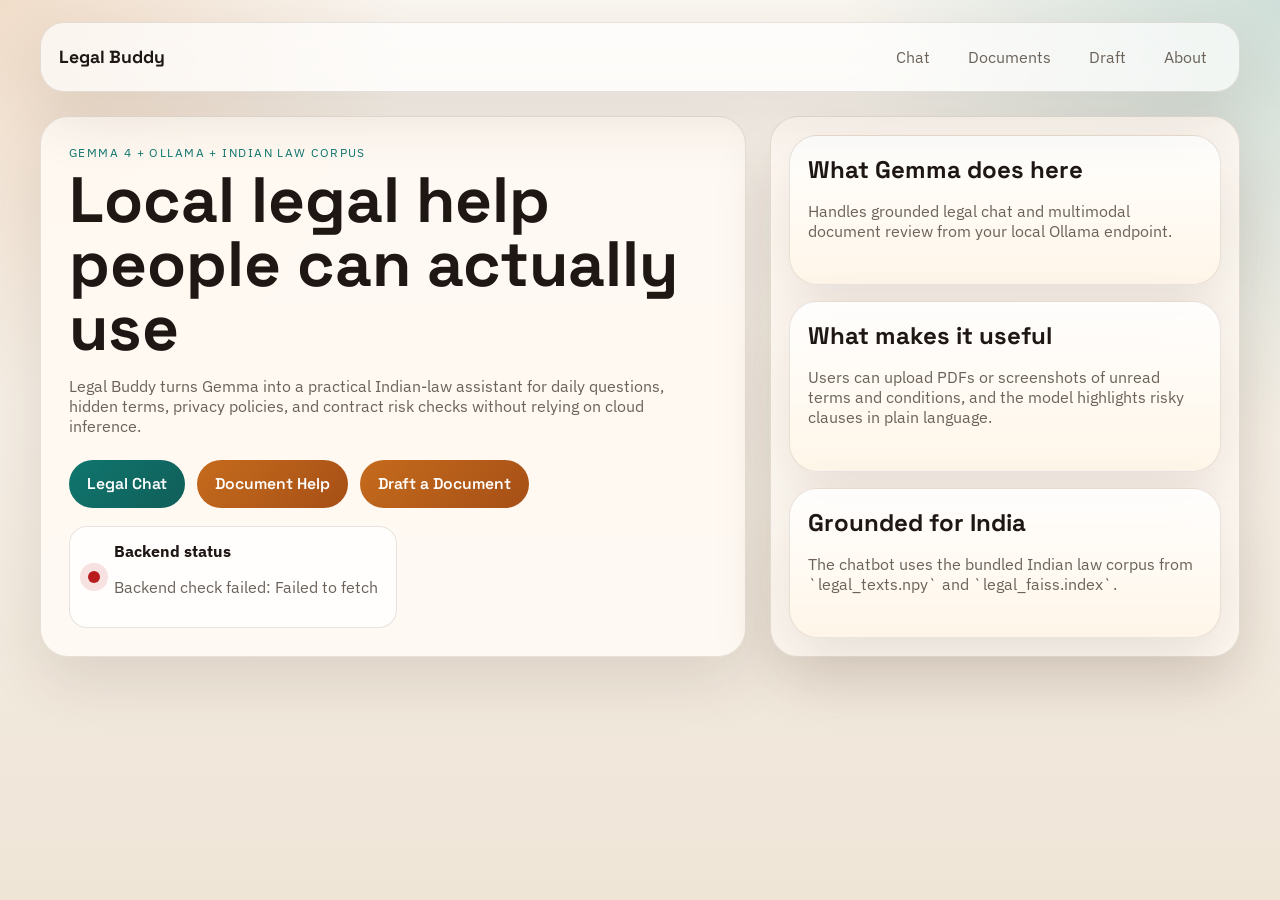
<file: frontend/index.html>
<!DOCTYPE html>
<html lang="en">
<head>
  <meta charset="UTF-8">
  <meta name="viewport" content="width=device-width, initial-scale=1.0">
  <title>Legal Buddy</title>
  <link rel="preconnect" href="https://fonts.googleapis.com">
  <link rel="preconnect" href="https://fonts.gstatic.com" crossorigin>
  <link href="https://fonts.googleapis.com/css2?family=Space+Grotesk:wght@400;500;700&family=IBM+Plex+Sans:wght@400;500;600&display=swap" rel="stylesheet">
  <link rel="stylesheet" href="./assets/styles.css">
</head>
<body>
  <div class="page-shell">
    <header class="topbar">
      <a class="brand" href="./index.html">Legal Buddy</a>
      <nav class="nav">
        <a href="./pages/chat.html">Chat</a>
        <a href="./pages/documents.html">Documents</a>
        <a href="./pages/draft.html">Draft</a>
        <a href="./pages/about.html">About</a>
      </nav>
    </header>

    <main class="hero-layout">
      <section class="hero-card">
        <p class="eyebrow">Gemma 4 + Ollama + Indian Law Corpus</p>
        <h1>Local legal help people can actually use</h1>
        <p class="lede">
          Legal Buddy turns Gemma into a practical Indian-law assistant for daily questions,
          hidden terms, privacy policies, and contract risk checks without relying on cloud inference.
        </p>
        <div class="cta-row">
          <a class="button" href="./pages/chat.html">Legal Chat</a>
          <a class="button button-secondary" href="./pages/documents.html">Document Help</a>
          <a class="button button-secondary" href="./pages/draft.html">Draft a Document</a>
        </div>
        <div class="status-card">
          <span class="status-dot" id="health-dot"></span>
          <div>
            <strong>Backend status</strong>
            <p id="health-text">Checking local Ollama backend...</p>
          </div>
        </div>
      </section>

      <aside class="stack-panel">
        <article class="info-card">
          <h2>What Gemma does here</h2>
          <p>Handles grounded legal chat and multimodal document review from your local Ollama endpoint.</p>
        </article>
        <article class="info-card">
          <h2>What makes it useful</h2>
          <p>Users can upload PDFs or screenshots of unread terms and conditions, and the model highlights risky clauses in plain language.</p>
        </article>
        <article class="info-card">
          <h2>Grounded for India</h2>
          <p>The chatbot uses the bundled Indian law corpus from `legal_texts.npy` and `legal_faiss.index`.</p>
        </article>
      </aside>
    </main>
  </div>

  <script src="./assets/config.js"></script>
  <script src="./assets/common.js"></script>
</body>
</html>
</file>
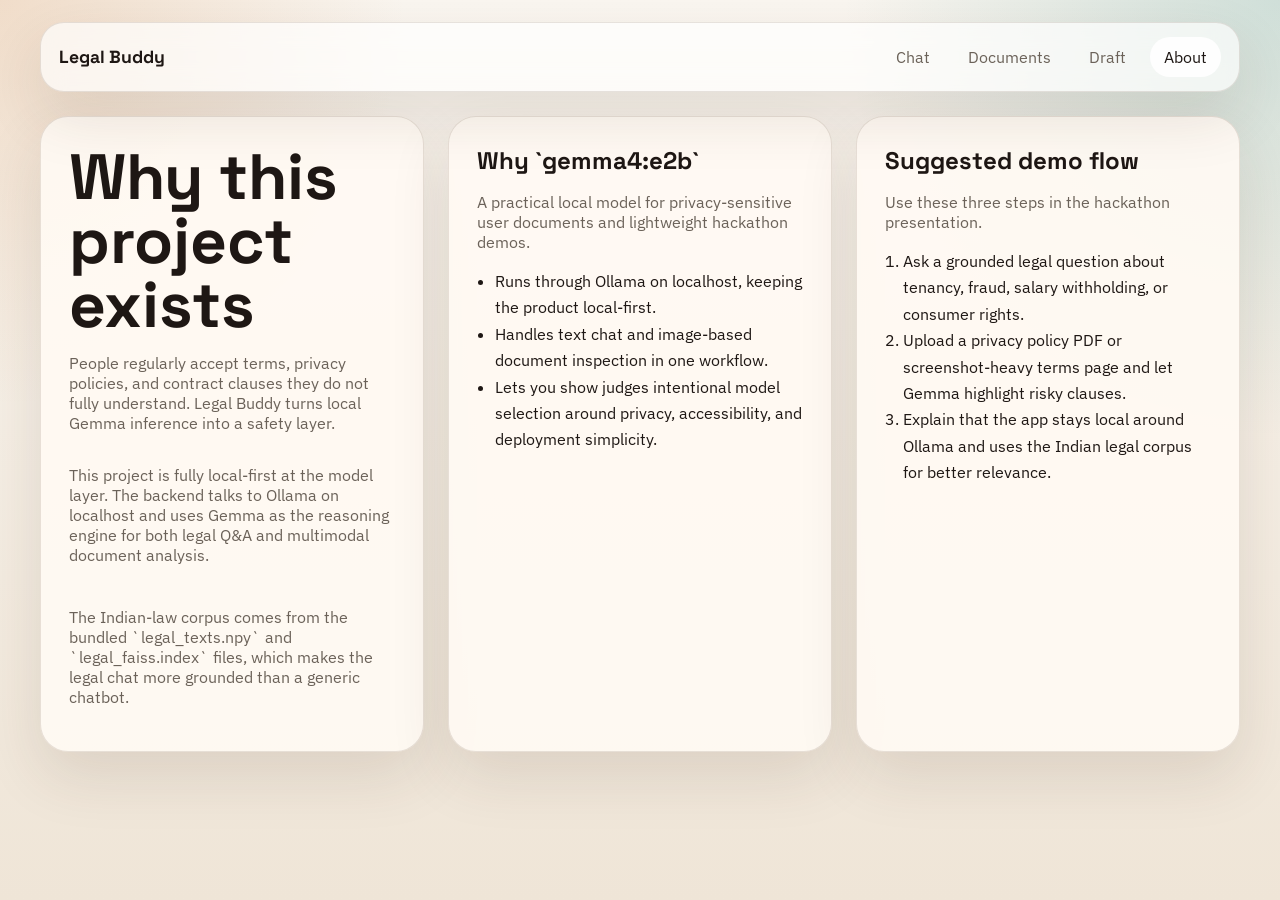
<file: frontend/pages/about.html>
<!DOCTYPE html>
<html lang="en">
<head>
  <meta charset="UTF-8">
  <meta name="viewport" content="width=device-width, initial-scale=1.0">
  <title>About Legal Buddy</title>
  <link rel="preconnect" href="https://fonts.googleapis.com">
  <link rel="preconnect" href="https://fonts.gstatic.com" crossorigin>
  <link href="https://fonts.googleapis.com/css2?family=Space+Grotesk:wght@400;500;700&family=IBM+Plex+Sans:wght@400;500;600&display=swap" rel="stylesheet">
  <link rel="stylesheet" href="../assets/styles.css">
</head>
<body>
  <div class="page-shell">
    <header class="topbar">
      <a class="brand" href="../index.html">Legal Buddy</a>
      <nav class="nav">
        <a href="./chat.html">Chat</a>
        <a href="./documents.html">Documents</a>
        <a href="./draft.html">Draft</a>
        <a class="active" href="./about.html">About</a>
      </nav>
    </header>

    <main class="about-layout">
      <section class="panel">
        <div class="panel-head">
          <h1>Why this project exists</h1>
          <p>People regularly accept terms, privacy policies, and contract clauses they do not fully understand. Legal Buddy turns local Gemma inference into a safety layer.</p>
        </div>
        <div class="prose-block">
          <p>This project is fully local-first at the model layer. The backend talks to Ollama on localhost and uses Gemma as the reasoning engine for both legal Q&amp;A and multimodal document analysis.</p>
          <p>The Indian-law corpus comes from the bundled `legal_texts.npy` and `legal_faiss.index` files, which makes the legal chat more grounded than a generic chatbot.</p>
        </div>
      </section>

      <section class="panel">
        <div class="panel-head">
          <h2>Why `gemma4:e2b`</h2>
          <p>A practical local model for privacy-sensitive user documents and lightweight hackathon demos.</p>
        </div>
        <ul class="feature-list">
          <li>Runs through Ollama on localhost, keeping the product local-first.</li>
          <li>Handles text chat and image-based document inspection in one workflow.</li>
          <li>Lets you show judges intentional model selection around privacy, accessibility, and deployment simplicity.</li>
        </ul>
      </section>

      <section class="panel">
        <div class="panel-head">
          <h2>Suggested demo flow</h2>
          <p>Use these three steps in the hackathon presentation.</p>
        </div>
        <ol class="feature-list">
          <li>Ask a grounded legal question about tenancy, fraud, salary withholding, or consumer rights.</li>
          <li>Upload a privacy policy PDF or screenshot-heavy terms page and let Gemma highlight risky clauses.</li>
          <li>Explain that the app stays local around Ollama and uses the Indian legal corpus for better relevance.</li>
        </ol>
      </section>
    </main>
  </div>

  <script src="../assets/config.js"></script>
  <script src="../assets/common.js"></script>
</body>
</html>
</file>
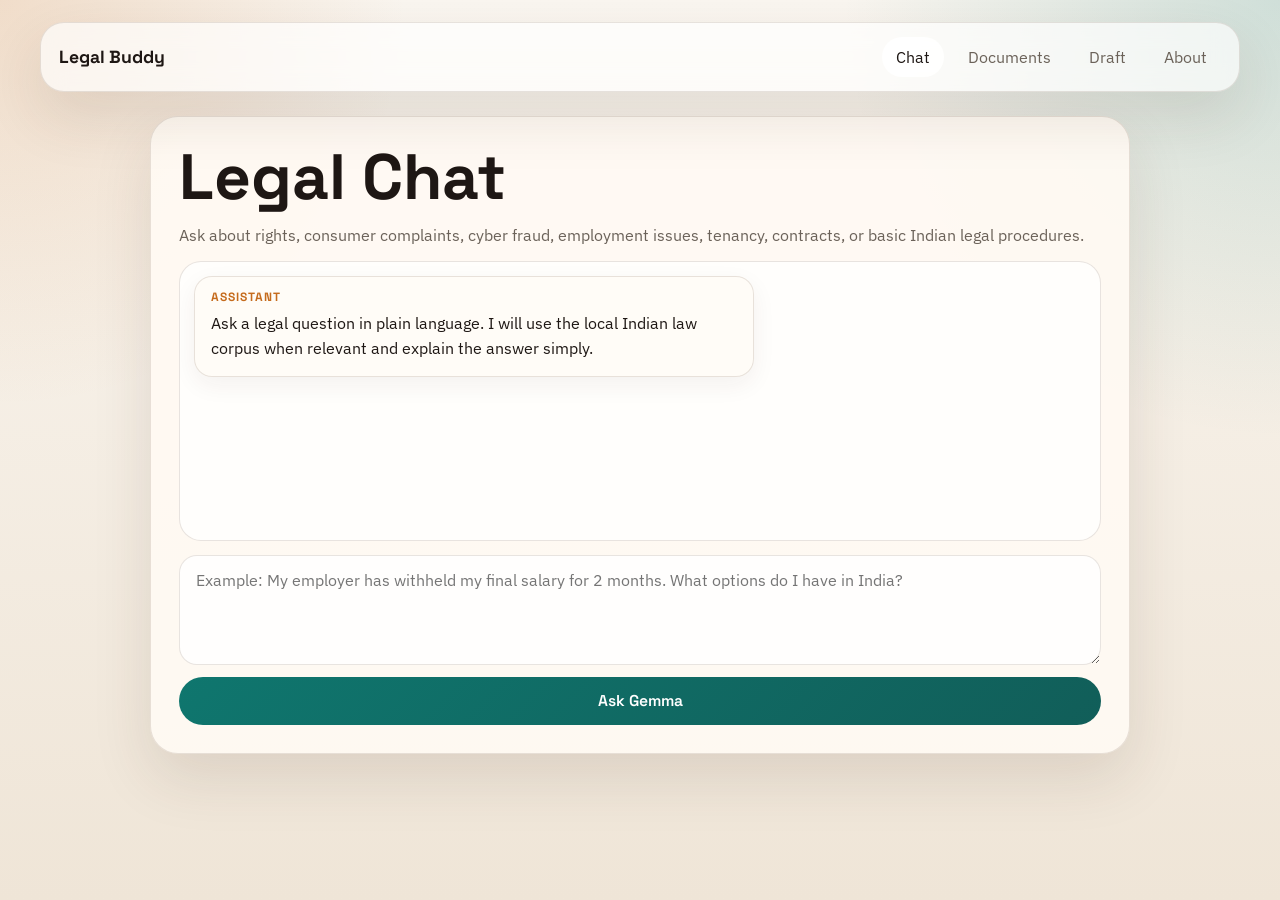
<file: frontend/pages/chat.html>
<!DOCTYPE html>
<html lang="en">
<head>
  <meta charset="UTF-8">
  <meta name="viewport" content="width=device-width, initial-scale=1.0">
  <title>Legal Buddy Chat</title>
  <link rel="preconnect" href="https://fonts.googleapis.com">
  <link rel="preconnect" href="https://fonts.gstatic.com" crossorigin>
  <link href="https://fonts.googleapis.com/css2?family=Space+Grotesk:wght@400;500;700&family=IBM+Plex+Sans:wght@400;500;600&display=swap" rel="stylesheet">
  <link rel="stylesheet" href="../assets/styles.css">
</head>
<body>
  <div class="page-shell">
    <header class="topbar">
      <a class="brand" href="../index.html">Legal Buddy</a>
      <nav class="nav">
        <a class="active" href="./chat.html">Chat</a>
        <a href="./documents.html">Documents</a>
        <a href="./draft.html">Draft</a>
        <a href="./about.html">About</a>
      </nav>
    </header>

    <main class="single-panel-layout">
      <section class="panel wide-panel">
        <div class="panel-head">
          <h1>Legal Chat</h1>
          <p>Ask about rights, consumer complaints, cyber fraud, employment issues, tenancy, contracts, or basic Indian legal procedures.</p>
        </div>
        <div id="chat-log" class="chat-log"></div>
        <form id="chat-form" class="stack">
          <textarea id="chat-input" rows="4" placeholder="Example: My employer has withheld my final salary for 2 months. What options do I have in India?"></textarea>
          <button type="submit">Ask Gemma</button>
        </form>
      </section>
    </main>
  </div>

  <template id="message-template">
    <div class="message">
      <div class="message-card">
        <span class="role"></span>
        <div class="body"></div>
      </div>
    </div>
  </template>

  <script src="../assets/config.js"></script>
  <script src="../assets/common.js"></script>
  <script src="../assets/chat.js"></script>
</body>
</html>
</file>
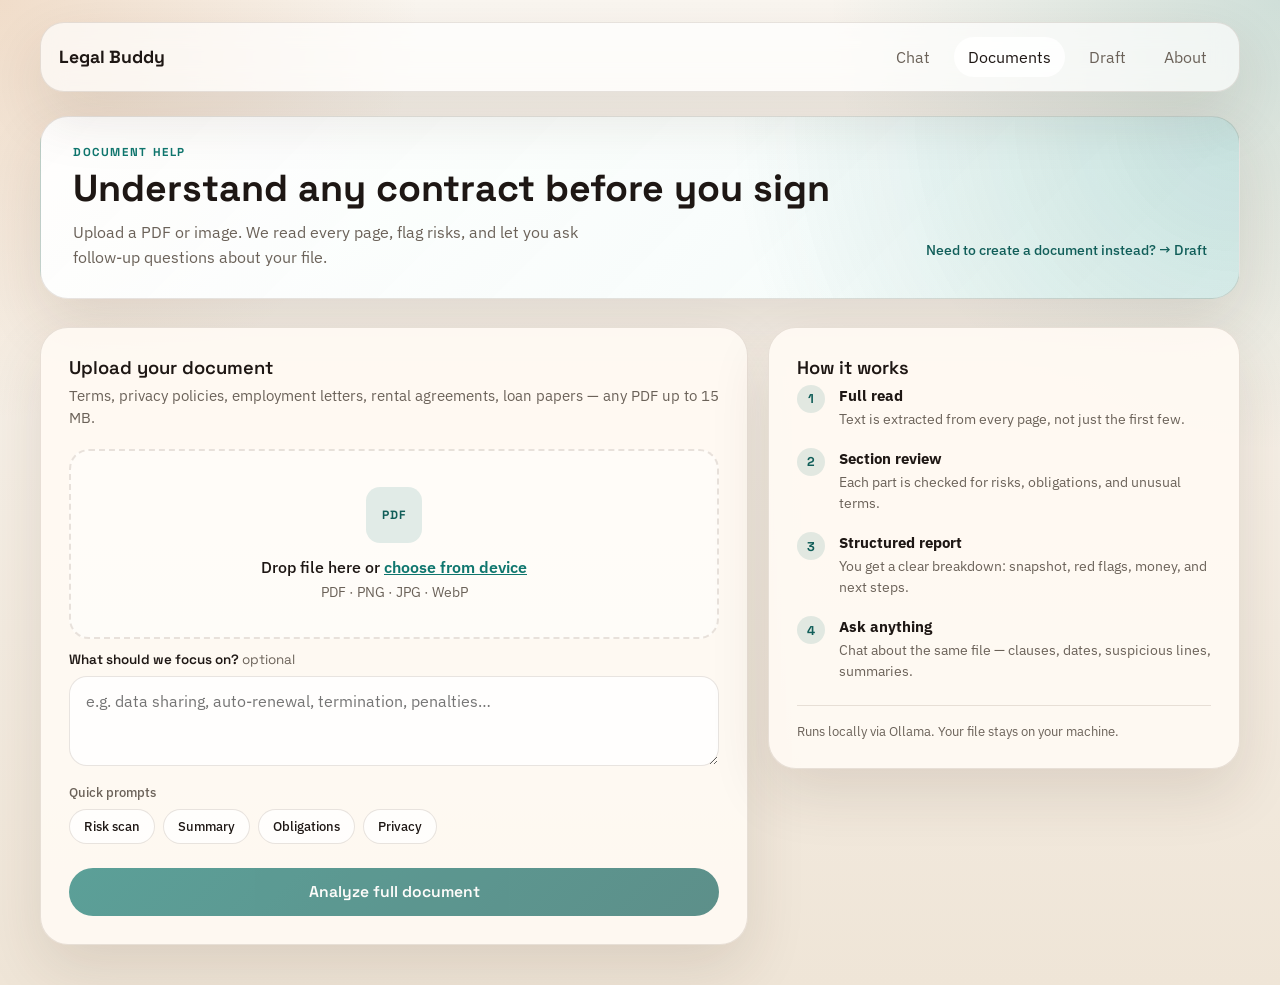
<file: frontend/pages/documents.html>
<!DOCTYPE html>
<html lang="en">
<head>
  <meta charset="UTF-8">
  <meta name="viewport" content="width=device-width, initial-scale=1.0">
  <title>Document Help — Legal Buddy</title>
  <link rel="preconnect" href="https://fonts.googleapis.com">
  <link rel="preconnect" href="https://fonts.gstatic.com" crossorigin>
  <link href="https://fonts.googleapis.com/css2?family=Space+Grotesk:wght@400;500;700&family=IBM+Plex+Sans:wght@400;500;600&display=swap" rel="stylesheet">
  <link rel="stylesheet" href="../assets/styles.css">
</head>
<body>
  <div class="page-shell">
    <header class="topbar">
      <a class="brand" href="../index.html">Legal Buddy</a>
      <nav class="nav">
        <a href="./chat.html">Chat</a>
        <a class="active" href="./documents.html">Documents</a>
        <a href="./draft.html">Draft</a>
        <a href="./about.html">About</a>
      </nav>
    </header>

    <header class="page-hero page-hero--docs">
      <div class="page-hero-text">
        <p class="page-hero-label">Document Help</p>
        <h1>Understand any contract before you sign</h1>
        <p>Upload a PDF or image. We read every page, flag risks, and let you ask follow-up questions about your file.</p>
      </div>
      <a class="page-hero-link" href="./draft.html">Need to create a document instead? → Draft</a>
    </header>

    <main class="doc-workspace">

      <!-- Upload -->
      <section id="upload-section" class="doc-upload-grid">
        <div class="panel doc-upload-card">
          <h2 class="card-title">Upload your document</h2>
          <p class="card-sub">Terms, privacy policies, employment letters, rental agreements, loan papers — any PDF up to 15 MB.</p>

          <div id="drop-zone" class="drop-zone drop-zone--large">
            <div id="dz-idle" class="dz-idle">
              <div class="dz-icon-wrap">PDF</div>
              <p class="dz-label">Drop file here or <label class="dz-browse" for="scan-file">choose from device</label></p>
              <p class="dz-hint">PDF · PNG · JPG · WebP</p>
              <input id="scan-file" type="file" accept=".pdf,image/png,image/jpeg,image/webp,image/bmp,image/tiff" hidden>
            </div>
            <div id="dz-ready" class="dz-ready hidden">
              <span class="dz-file-badge">Ready</span>
              <span id="dz-filename" class="dz-filename"></span>
              <button id="dz-clear" type="button" class="dz-clear" title="Remove">Remove</button>
            </div>
          </div>

          <label class="field-label" for="scan-question">What should we focus on? <span class="optional">optional</span></label>
          <textarea id="scan-question" rows="3" placeholder="e.g. data sharing, auto-renewal, termination, penalties…"></textarea>

          <div class="prompt-chips">
            <span class="chips-label">Quick prompts</span>
            <div class="chips-row">
              <button type="button" class="prompt-chip" data-prompt="Find all risky or one-sided clauses and explain them simply.">Risk scan</button>
              <button type="button" class="prompt-chip" data-prompt="Summarize this document in plain language with clear headings.">Summary</button>
              <button type="button" class="prompt-chip" data-prompt="List all obligations, deadlines, fees, and penalties on the user.">Obligations</button>
              <button type="button" class="prompt-chip" data-prompt="Check privacy and data sharing clauses. Is my data safe?">Privacy</button>
            </div>
          </div>

          <button id="analyze-btn" class="btn-primary btn-block" disabled>Analyze full document</button>
        </div>

        <aside class="panel doc-steps-card">
          <h2 class="card-title">How it works</h2>
          <ol class="steps-list">
            <li>
              <span class="step-num">1</span>
              <div>
                <strong>Full read</strong>
                <p>Text is extracted from every page, not just the first few.</p>
              </div>
            </li>
            <li>
              <span class="step-num">2</span>
              <div>
                <strong>Section review</strong>
                <p>Each part is checked for risks, obligations, and unusual terms.</p>
              </div>
            </li>
            <li>
              <span class="step-num">3</span>
              <div>
                <strong>Structured report</strong>
                <p>You get a clear breakdown: snapshot, red flags, money, and next steps.</p>
              </div>
            </li>
            <li>
              <span class="step-num">4</span>
              <div>
                <strong>Ask anything</strong>
                <p>Chat about the same file — clauses, dates, suspicious lines, summaries.</p>
              </div>
            </li>
          </ol>
          <p class="steps-note">Runs locally via Ollama. Your file stays on your machine.</p>
        </aside>
      </section>

      <!-- Processing -->
      <section id="processing-section" class="panel panel-center doc-processing hidden">
        <div class="processing-body">
          <div class="spinner-ring"></div>
          <p class="processing-title">Reviewing your document</p>
          <p class="processing-hint">Reading all pages and analyzing each section. Large PDFs may take one to two minutes.</p>
        </div>
      </section>

      <!-- Results -->
      <section id="results-section" class="doc-results hidden">
        <div class="panel doc-results-header">
          <div class="result-meta">
            <h2 id="result-filename" class="result-filename"></h2>
            <div class="result-tags">
              <span class="result-badge" id="result-pages-badge"></span>
              <span class="result-time" id="result-time"></span>
            </div>
          </div>
          <button id="new-scan-btn" class="button-ghost">Upload another</button>
        </div>

        <div class="panel doc-results-body">
          <nav class="tab-bar tab-bar--wide" aria-label="Document views">
            <button class="tab-btn active" data-tab="analysis">Analysis report</button>
            <button class="tab-btn" data-tab="ask">Ask about this file</button>
            <button class="tab-btn" data-tab="previews">Page previews</button>
          </nav>

          <div id="tab-analysis" class="tab-panel">
            <div id="analysis-output" class="scan-output scan-output--flush"></div>
          </div>

          <div id="tab-ask" class="tab-panel hidden">
            <p class="tab-intro">Questions are answered from the uploaded document only.</p>
            <div id="ask-log" class="ask-log ask-log--tall">
              <div class="ask-empty" id="ask-empty-state">
                Try: “What is the notice period?” · “Any hidden fees?” · “Summarize the liability section.”
              </div>
            </div>
            <form id="ask-form" class="ask-input-row">
              <input id="ask-input" type="text" placeholder="Ask about this document…" autocomplete="off">
              <button type="submit" id="ask-submit-btn" class="btn-primary">Ask</button>
            </form>
          </div>

          <div id="tab-previews" class="tab-panel hidden">
            <p class="preview-note" id="preview-note"></p>
            <div id="scan-previews" class="preview-grid"></div>
          </div>
        </div>
      </section>

    </main>
  </div>

  <script src="../assets/config.js"></script>
  <script src="../assets/common.js"></script>
  <script src="../assets/markdown-render.js"></script>
  <script src="../assets/documents.js"></script>
</body>
</html>
</file>
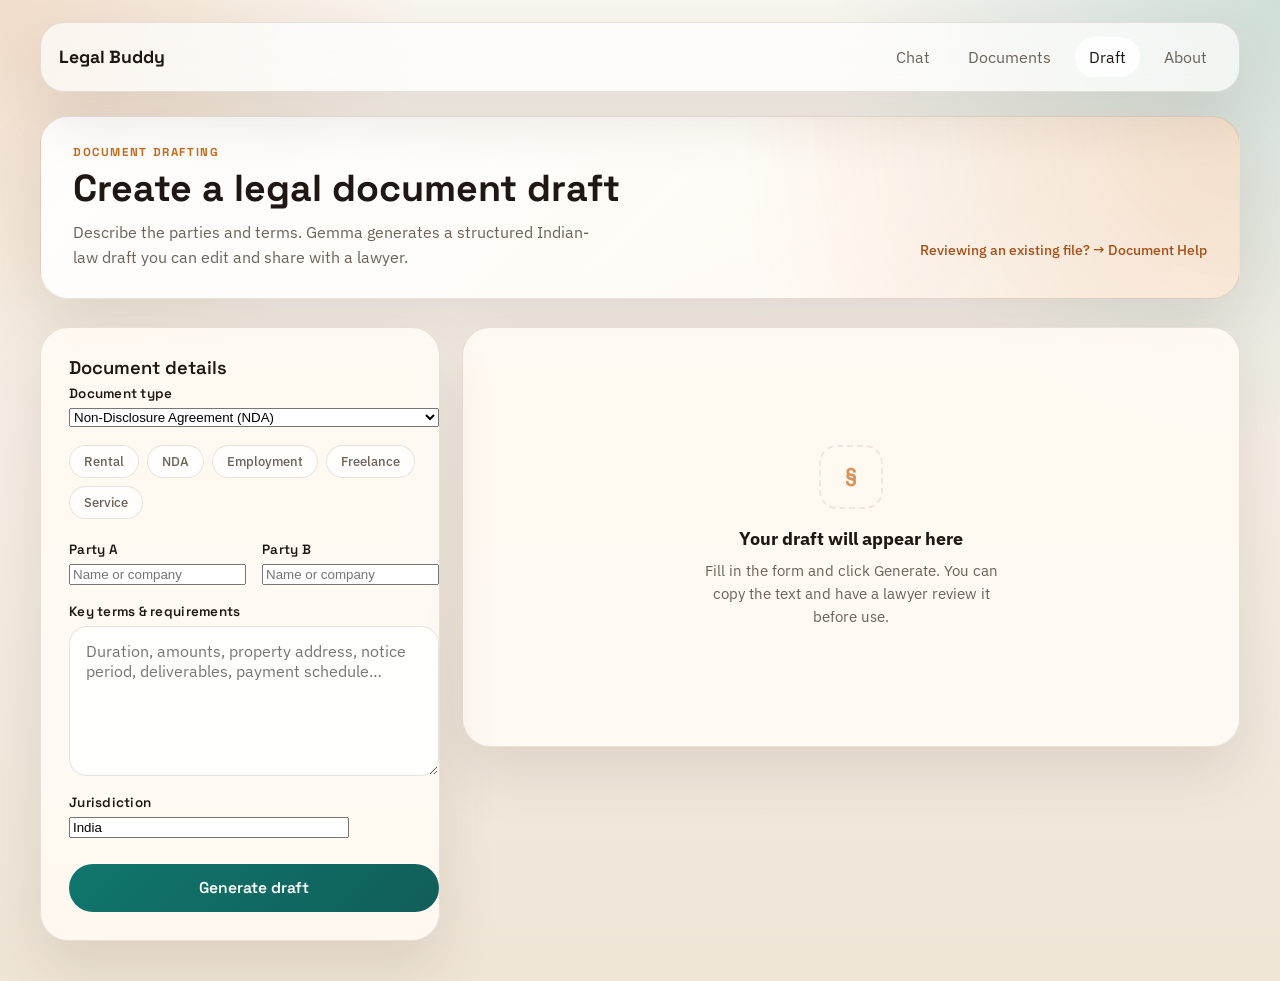
<file: frontend/pages/draft.html>
<!DOCTYPE html>
<html lang="en">
<head>
  <meta charset="UTF-8">
  <meta name="viewport" content="width=device-width, initial-scale=1.0">
  <title>Draft a Document — Legal Buddy</title>
  <link rel="preconnect" href="https://fonts.googleapis.com">
  <link rel="preconnect" href="https://fonts.gstatic.com" crossorigin>
  <link href="https://fonts.googleapis.com/css2?family=Space+Grotesk:wght@400;500;700&family=IBM+Plex+Sans:wght@400;500;600&display=swap" rel="stylesheet">
  <link rel="stylesheet" href="../assets/styles.css">
</head>
<body>
  <div class="page-shell">
    <header class="topbar">
      <a class="brand" href="../index.html">Legal Buddy</a>
      <nav class="nav">
        <a href="./chat.html">Chat</a>
        <a href="./documents.html">Documents</a>
        <a class="active" href="./draft.html">Draft</a>
        <a href="./about.html">About</a>
      </nav>
    </header>

    <header class="page-hero page-hero--draft">
      <div class="page-hero-text">
        <p class="page-hero-label">Document Drafting</p>
        <h1>Create a legal document draft</h1>
        <p>Describe the parties and terms. Gemma generates a structured Indian-law draft you can edit and share with a lawyer.</p>
      </div>
      <a class="page-hero-link" href="./documents.html">Reviewing an existing file? → Document Help</a>
    </header>

    <main class="draft-workspace">

      <div class="draft-layout">
        <section id="draft-form-panel" class="panel draft-form-panel">
          <h2 class="card-title">Document details</h2>

          <form id="draft-form" class="draft-form">
            <div class="draft-row">
              <label for="draft-type">Document type</label>
              <select id="draft-type">
                <option value="Non-Disclosure Agreement (NDA)">Non-Disclosure Agreement (NDA)</option>
                <option value="Rental Agreement">Rental Agreement</option>
                <option value="Employment Contract">Employment Contract</option>
                <option value="Service Agreement">Service Agreement</option>
                <option value="Sale Agreement">Sale Agreement</option>
                <option value="Loan Agreement">Loan Agreement</option>
                <option value="Freelance Contract">Freelance Contract</option>
                <option value="Partnership Agreement">Partnership Agreement</option>
                <option value="Vendor Agreement">Vendor Agreement</option>
                <option value="Leave and License Agreement">Leave and License Agreement</option>
              </select>
            </div>

            <div class="type-chips">
              <button type="button" class="type-chip" data-type="Rental Agreement">Rental</button>
              <button type="button" class="type-chip" data-type="Non-Disclosure Agreement (NDA)">NDA</button>
              <button type="button" class="type-chip" data-type="Employment Contract">Employment</button>
              <button type="button" class="type-chip" data-type="Freelance Contract">Freelance</button>
              <button type="button" class="type-chip" data-type="Service Agreement">Service</button>
            </div>

            <div class="draft-cols">
              <div class="draft-row">
                <label for="draft-party-a">Party A</label>
                <input id="draft-party-a" type="text" placeholder="Name or company" required>
              </div>
              <div class="draft-row">
                <label for="draft-party-b">Party B</label>
                <input id="draft-party-b" type="text" placeholder="Name or company" required>
              </div>
            </div>

            <div class="draft-row">
              <label for="draft-terms">Key terms &amp; requirements</label>
              <textarea id="draft-terms" rows="6" placeholder="Duration, amounts, property address, notice period, deliverables, payment schedule…"></textarea>
            </div>

            <div class="draft-row draft-row-sm">
              <label for="draft-jurisdiction">Jurisdiction</label>
              <input id="draft-jurisdiction" type="text" value="India">
            </div>

            <button id="draft-btn" type="submit" class="btn-primary btn-block">Generate draft</button>
          </form>
        </section>

        <section class="panel draft-output-panel">
          <div id="draft-empty" class="draft-empty-state">
            <div class="draft-empty-icon">§</div>
            <h3>Your draft will appear here</h3>
            <p>Fill in the form and click Generate. You can copy the text and have a lawyer review it before use.</p>
          </div>

          <div id="draft-processing" class="draft-processing hidden">
            <div class="processing-body">
              <div class="spinner-ring"></div>
              <p class="processing-title">Writing your document</p>
              <p class="processing-hint">This usually takes under a minute.</p>
            </div>
          </div>

          <div id="draft-result-area" class="hidden">
            <div class="draft-result-header">
              <h3 id="draft-result-title"></h3>
              <div class="draft-result-actions">
                <button id="copy-draft-btn" type="button" class="button-ghost">Copy</button>
                <button id="new-draft-btn" type="button" class="button-ghost">New draft</button>
              </div>
            </div>
            <div class="draft-disclaimer">
              AI-generated draft for reference only. Not a substitute for advice from a qualified Indian lawyer.
            </div>
            <div id="draft-output" class="draft-output"></div>
          </div>
        </section>
      </div>

    </main>
  </div>

  <script src="../assets/config.js"></script>
  <script src="../assets/common.js"></script>
  <script src="../assets/draft-page.js"></script>
</body>
</html>
</file>
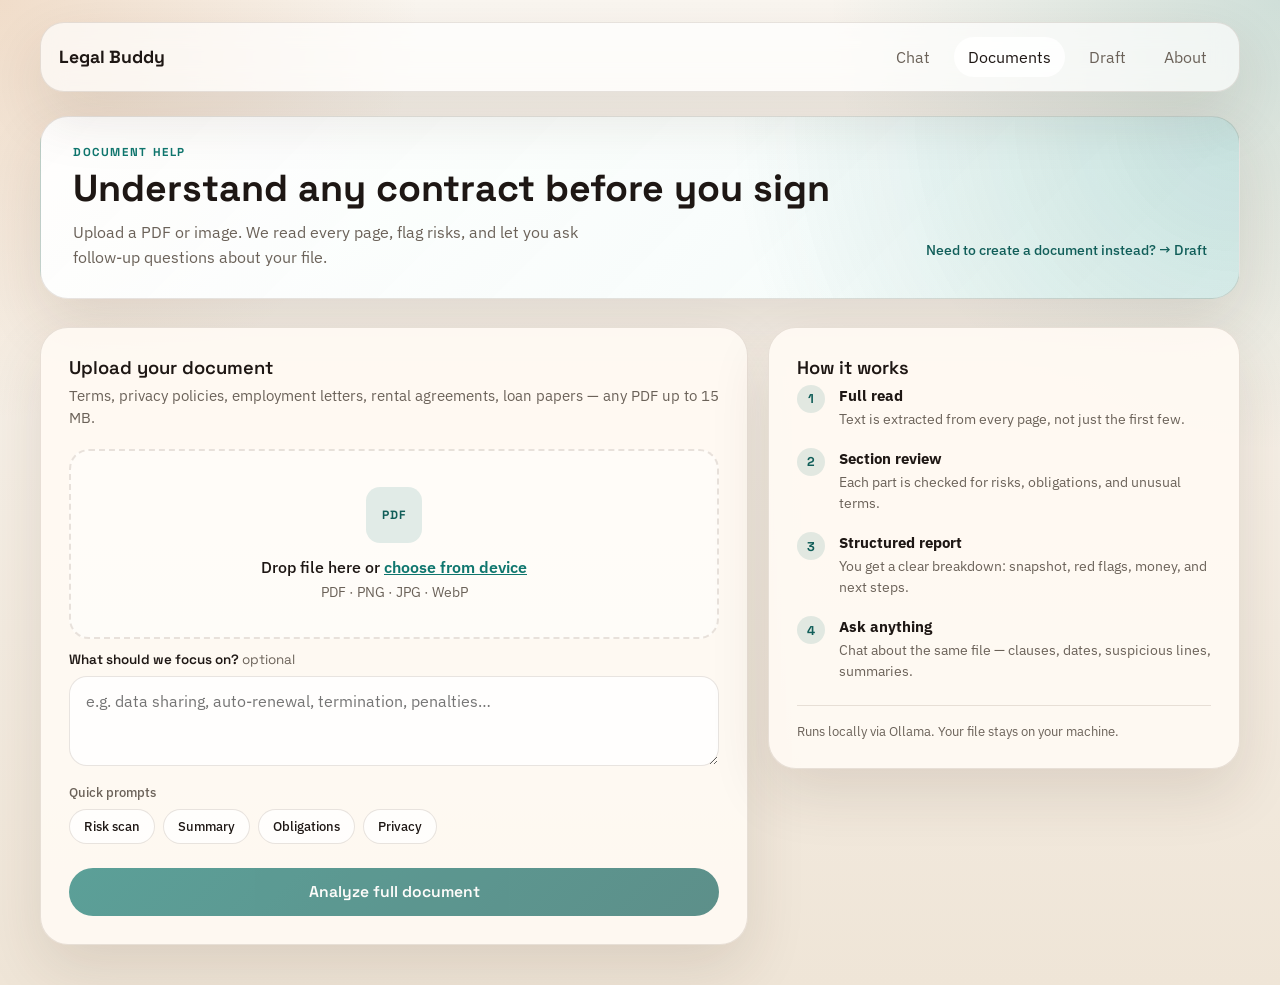
<file: frontend/pages/scanner.html>
<!DOCTYPE html>
<html lang="en">
<head>
  <meta charset="UTF-8">
  <meta http-equiv="refresh" content="0; url=./documents.html">
  <title>Redirecting…</title>
  <script>location.replace("./documents.html");</script>
</head>
<body>
  <p>Moved to <a href="./documents.html">Document Help</a>.</p>
</body>
</html>
</file>
<file: frontend/assets/styles.css>
:root {
  --bg: #f3ecdf;
  --paper: rgba(255, 250, 243, 0.92);
  --ink: #1e1714;
  --muted: #6b6259;
  --line: rgba(91, 67, 44, 0.14);
  --accent: #0f766e;
  --accent-strong: #115e59;
  --accent-soft: rgba(15, 118, 110, 0.12);
  --warm: #c56b1d;
  --danger: #b91c1c;
  --shadow: 0 24px 60px rgba(62, 42, 27, 0.12);
}

* {
  box-sizing: border-box;
}

body {
  margin: 0;
  min-height: 100vh;
  color: var(--ink);
  font-family: "IBM Plex Sans", sans-serif;
  background:
    radial-gradient(circle at top left, rgba(197, 107, 29, 0.18), transparent 26%),
    radial-gradient(circle at top right, rgba(15, 118, 110, 0.18), transparent 28%),
    linear-gradient(180deg, #faf6f0 0%, #efe5d7 100%);
}

.page-shell {
  width: min(1200px, calc(100vw - 32px));
  margin: 0 auto;
  padding: 22px 0 40px;
}

.topbar {
  display: flex;
  justify-content: space-between;
  align-items: center;
  gap: 18px;
  margin-bottom: 24px;
  padding: 14px 18px;
  border-radius: 24px;
  border: 1px solid var(--line);
  background: rgba(255, 255, 255, 0.66);
  backdrop-filter: blur(12px);
  box-shadow: var(--shadow);
}

.brand,
.nav a {
  text-decoration: none;
  color: var(--ink);
}

.brand {
  font: 700 1.1rem "Space Grotesk", sans-serif;
}

.nav {
  display: flex;
  flex-wrap: wrap;
  gap: 10px;
}

.nav a {
  padding: 10px 14px;
  border-radius: 999px;
  color: var(--muted);
}

.nav a.active,
.nav a:hover {
  background: rgba(255, 255, 255, 0.88);
  color: var(--ink);
}

.hero-layout,
.scanner-layout,
.about-layout {
  display: grid;
  gap: 24px;
}

.hero-layout {
  grid-template-columns: 1.35fr 0.9fr;
}

.scanner-layout {
  grid-template-columns: repeat(2, minmax(0, 1fr));
}

.about-layout {
  grid-template-columns: repeat(3, minmax(0, 1fr));
}

.single-panel-layout {
  display: block;
}

.hidden {
  display: none !important;
}

.hero-card,
.stack-panel,
.panel,
.info-card {
  border-radius: 28px;
  border: 1px solid var(--line);
  background: var(--paper);
  box-shadow: var(--shadow);
}

.hero-card,
.panel {
  padding: 28px;
}

.stack-panel {
  padding: 18px;
  display: grid;
  gap: 16px;
}

.info-card {
  padding: 18px;
  background: linear-gradient(180deg, rgba(255, 255, 255, 0.88), rgba(255, 245, 232, 0.92));
}

.eyebrow {
  margin: 0 0 8px;
  font-size: 12px;
  letter-spacing: 0.12em;
  text-transform: uppercase;
  color: var(--accent);
}

h1,
h2 {
  margin: 0;
  font-family: "Space Grotesk", sans-serif;
}

h1 {
  font-size: clamp(2.4rem, 5vw, 4.8rem);
  line-height: 1;
  margin-bottom: 14px;
}

.panel-head {
  margin-bottom: 16px;
}

.panel-head p,
.lede,
.info-card p,
.prose-block p,
.meta,
#health-text {
  color: var(--muted);
}

.cta-row {
  display: flex;
  flex-wrap: wrap;
  gap: 12px;
  margin: 24px 0 18px;
}

.button,
button {
  appearance: none;
  border: 0;
  text-decoration: none;
  border-radius: 999px;
  padding: 14px 18px;
  color: white;
  cursor: pointer;
  font: 600 0.98rem "Space Grotesk", sans-serif;
  background: linear-gradient(135deg, var(--accent), var(--accent-strong));
}

.button-secondary {
  background: linear-gradient(135deg, var(--warm), #a64f16);
}

button:disabled {
  opacity: 0.68;
  cursor: wait;
}

.status-card {
  display: inline-flex;
  align-items: center;
  gap: 14px;
  padding: 14px 18px;
  border-radius: 18px;
  border: 1px solid var(--line);
  background: rgba(255, 255, 255, 0.8);
}

.status-dot {
  width: 12px;
  height: 12px;
  border-radius: 999px;
  background: var(--danger);
  box-shadow: 0 0 0 8px rgba(185, 28, 28, 0.12);
}

.status-dot.ok {
  background: var(--accent);
  box-shadow: 0 0 0 8px var(--accent-soft);
}

.stack {
  display: grid;
  gap: 12px;
}

textarea,
input[type="file"] {
  width: 100%;
  border-radius: 18px;
  border: 1px solid var(--line);
  background: rgba(255, 255, 255, 0.86);
  color: var(--ink);
  padding: 14px 16px;
  font: inherit;
}

textarea:focus,
input:focus {
  outline: 2px solid var(--accent-soft);
  border-color: rgba(15, 118, 110, 0.38);
}

.chat-log,
.scan-output {
  min-height: 280px;
  max-height: 460px;
  overflow: auto;
  padding: 14px;
  margin-bottom: 14px;
  border-radius: 22px;
  border: 1px solid var(--line);
  background: rgba(255, 255, 255, 0.76);
}

.chat-log {
  display: flex;
  flex-direction: column;
  gap: 12px;
}

.scan-output {
  background:
    linear-gradient(180deg, rgba(255, 255, 255, 0.92), rgba(247, 240, 232, 0.94)),
    rgba(255, 255, 255, 0.76);
}

.message {
  display: flex;
  width: 100%;
}

.message-user {
  justify-content: flex-end;
}

.message-assistant {
  justify-content: flex-start;
}

.message-card {
  max-width: min(88%, 560px);
  padding: 12px 16px 14px;
  border-radius: 18px;
  border: 1px solid var(--line);
  background: rgba(255, 255, 255, 0.92);
  box-shadow: 0 8px 24px rgba(62, 42, 27, 0.06);
}

.message-user .message-card {
  background: linear-gradient(160deg, rgba(15, 118, 110, 0.14), rgba(255, 255, 255, 0.95));
  border-color: rgba(15, 118, 110, 0.28);
}

.message-user .role {
  color: var(--accent-strong);
}

.message-assistant .message-card {
  background: rgba(255, 252, 247, 0.96);
}

.role {
  display: block;
  margin-bottom: 6px;
  color: var(--warm);
  font: 700 0.75rem "Space Grotesk", sans-serif;
  letter-spacing: 0.08em;
  text-transform: uppercase;
}

.body {
  white-space: pre-wrap;
  line-height: 1.58;
  word-wrap: break-word;
}

.meta {
  min-height: 24px;
}

.scan-review {
  display: grid;
  gap: 16px;
}

.scan-hero,
.scan-section {
  position: relative;
  overflow: hidden;
  border-radius: 24px;
  border: 1px solid var(--line);
  background: rgba(255, 255, 255, 0.88);
  box-shadow: 0 16px 40px rgba(62, 42, 27, 0.08);
}

.scan-hero {
  padding: 20px;
  background:
    radial-gradient(circle at top right, rgba(15, 118, 110, 0.15), transparent 32%),
    linear-gradient(180deg, rgba(242, 252, 250, 0.96), rgba(255, 255, 255, 0.92));
}

.scan-section {
  padding: 18px 20px;
}

.scan-section-kicker {
  margin-bottom: 8px;
  color: var(--accent);
  font: 700 0.75rem "Space Grotesk", sans-serif;
  letter-spacing: 0.12em;
  text-transform: uppercase;
}

.scan-hero h3,
.scan-section h3 {
  margin: 0 0 12px;
  font-size: 1.18rem;
}

.scan-section-body {
  display: grid;
  gap: 12px;
}

.scan-section-body p {
  margin: 0;
  color: var(--ink);
  line-height: 1.65;
}

.scan-list {
  margin: 0;
  padding-left: 20px;
  display: grid;
  gap: 8px;
  line-height: 1.58;
}

.scan-list li::marker {
  color: var(--warm);
}

.scan-output code {
  padding: 2px 6px;
  border-radius: 999px;
  background: rgba(15, 118, 110, 0.1);
  color: var(--accent-strong);
  font-size: 0.92em;
}

.scan-output strong {
  color: #2d1f19;
}

.wide-panel {
  max-width: 980px;
  margin: 0 auto;
}

.full-span {
  grid-column: 1 / -1;
}

.preview-grid {
  display: grid;
  grid-template-columns: repeat(auto-fit, minmax(150px, 1fr));
  gap: 12px;
}

.preview-grid figure {
  margin: 0;
  padding: 10px;
  border-radius: 18px;
  border: 1px solid var(--line);
  background: rgba(255, 255, 255, 0.78);
}

.preview-grid img {
  display: block;
  width: 100%;
  border-radius: 12px;
}

.preview-grid figcaption {
  margin-top: 8px;
  color: var(--muted);
  font-size: 0.86rem;
}

.feature-list {
  margin: 0;
  padding-left: 18px;
  line-height: 1.65;
}

.prose-block {
  display: grid;
  gap: 10px;
}

/* ── Page heroes (Documents / Draft) ─────────────── */
.page-hero {
  display: flex;
  justify-content: space-between;
  align-items: flex-end;
  flex-wrap: wrap;
  gap: 16px;
  margin-bottom: 28px;
  padding: 28px 32px;
  border-radius: 28px;
  border: 1px solid var(--line);
  box-shadow: var(--shadow);
}

.page-hero--docs {
  background:
    radial-gradient(circle at 100% 0%, rgba(15, 118, 110, 0.2), transparent 42%),
    linear-gradient(135deg, rgba(255, 255, 255, 0.95), rgba(242, 252, 250, 0.9));
}

.page-hero--draft {
  background:
    radial-gradient(circle at 100% 0%, rgba(197, 107, 29, 0.18), transparent 42%),
    linear-gradient(135deg, rgba(255, 255, 255, 0.95), rgba(255, 248, 240, 0.92));
}

.page-hero-label {
  margin: 0 0 8px;
  font: 700 0.72rem "Space Grotesk", sans-serif;
  letter-spacing: 0.14em;
  text-transform: uppercase;
  color: var(--accent);
}

.page-hero--draft .page-hero-label {
  color: var(--warm);
}

.page-hero h1 {
  font-size: clamp(1.65rem, 3.5vw, 2.35rem);
  margin-bottom: 10px;
  line-height: 1.15;
}

.page-hero-text p:last-child {
  margin: 0;
  max-width: 520px;
  color: var(--muted);
  line-height: 1.55;
}

.page-hero-link {
  font: 500 0.9rem "IBM Plex Sans", sans-serif;
  color: var(--accent-strong);
  text-decoration: none;
  white-space: nowrap;
  padding: 10px 0;
  border-bottom: 1px solid transparent;
}

.page-hero-link:hover {
  border-bottom-color: var(--accent);
}

.page-hero--draft .page-hero-link {
  color: #a64f16;
}

/* ── Document Help workspace ─────────────────────── */
.doc-workspace {
  display: grid;
  gap: 24px;
}

.doc-upload-grid {
  display: grid;
  grid-template-columns: 1.2fr 0.8fr;
  gap: 20px;
  align-items: start;
}

.card-title {
  margin: 0 0 6px;
  font: 600 1.15rem "Space Grotesk", sans-serif;
}

.card-sub {
  margin: 0 0 20px;
  color: var(--muted);
  font-size: 0.92rem;
  line-height: 1.5;
}

.field-label {
  display: block;
  margin-bottom: 8px;
  font: 600 0.84rem "Space Grotesk", sans-serif;
}

.field-label .optional {
  font-weight: 400;
  color: var(--muted);
}

.btn-primary {
  background: linear-gradient(135deg, var(--accent), var(--accent-strong));
}

.btn-block {
  width: 100%;
  margin-top: 8px;
}

.prompt-chips {
  margin: 14px 0 16px;
}

.chips-label {
  display: block;
  margin-bottom: 8px;
  font-size: 0.8rem;
  color: var(--muted);
  font-weight: 500;
}

.chips-row {
  display: flex;
  flex-wrap: wrap;
  gap: 8px;
}

.prompt-chip {
  padding: 8px 14px;
  border-radius: 999px;
  border: 1px solid var(--line);
  background: rgba(255, 255, 255, 0.75);
  color: var(--ink);
  font: 500 0.82rem "IBM Plex Sans", sans-serif;
  cursor: pointer;
  transition: all 0.15s;
}

.prompt-chip:hover {
  border-color: var(--accent);
  background: var(--accent-soft);
  color: var(--accent-strong);
}

.steps-list {
  list-style: none;
  margin: 0;
  padding: 0;
  display: grid;
  gap: 18px;
}

.steps-list li {
  display: flex;
  gap: 14px;
  align-items: flex-start;
}

.step-num {
  flex-shrink: 0;
  width: 28px;
  height: 28px;
  border-radius: 50%;
  background: var(--accent-soft);
  color: var(--accent-strong);
  font: 700 0.8rem "Space Grotesk", sans-serif;
  display: flex;
  align-items: center;
  justify-content: center;
}

.steps-list strong {
  display: block;
  margin-bottom: 4px;
  font-size: 0.95rem;
}

.steps-list p {
  margin: 0;
  font-size: 0.88rem;
  color: var(--muted);
  line-height: 1.5;
}

.steps-note {
  margin: 22px 0 0;
  padding-top: 16px;
  border-top: 1px solid var(--line);
  font-size: 0.84rem;
  color: var(--muted);
}

.doc-processing {
  min-height: 220px;
}

.doc-results {
  display: grid;
  gap: 16px;
}

.doc-results-header {
  display: flex;
  justify-content: space-between;
  align-items: center;
  flex-wrap: wrap;
  gap: 14px;
  padding: 20px 24px;
}

.doc-results-header .result-filename {
  margin: 0 0 8px;
  font-size: 1.2rem;
}

.result-tags {
  display: flex;
  flex-wrap: wrap;
  gap: 10px;
  align-items: center;
}

.doc-results-body {
  padding: 22px 24px 26px;
}

.tab-bar--wide {
  width: 100%;
  max-width: 100%;
}

.tab-bar--wide .tab-btn {
  flex: 1;
}

.tab-intro {
  margin: 0 0 14px;
  color: var(--muted);
  font-size: 0.9rem;
}

.ask-log--tall {
  min-height: 280px;
  max-height: 480px;
}

.scan-output--flush {
  min-height: 0;
  max-height: none;
  border: none;
  background: transparent;
  padding: 0;
  margin: 0;
}

.drop-zone--large {
  padding: 44px 24px;
}

.dz-icon-wrap {
  width: 56px;
  height: 56px;
  margin: 0 auto 14px;
  border-radius: 14px;
  background: var(--accent-soft);
  color: var(--accent-strong);
  font: 700 0.75rem "Space Grotesk", sans-serif;
  letter-spacing: 0.06em;
  display: flex;
  align-items: center;
  justify-content: center;
}

.dz-file-badge {
  padding: 4px 10px;
  border-radius: 999px;
  background: var(--accent-soft);
  color: var(--accent-strong);
  font: 600 0.72rem "Space Grotesk", sans-serif;
  text-transform: uppercase;
  letter-spacing: 0.06em;
}

/* ── Draft workspace ─────────────────────────────── */
.draft-workspace {
  display: block;
}

.draft-layout {
  display: grid;
  grid-template-columns: minmax(300px, 400px) 1fr;
  gap: 22px;
  align-items: start;
}

.draft-form-panel {
  position: sticky;
  top: 20px;
}

.type-chips {
  display: flex;
  flex-wrap: wrap;
  gap: 8px;
  margin-bottom: 4px;
}

.type-chip {
  padding: 7px 14px;
  border-radius: 999px;
  border: 1px solid var(--line);
  background: rgba(255, 255, 255, 0.7);
  color: var(--muted);
  font: 500 0.82rem "IBM Plex Sans", sans-serif;
  cursor: pointer;
  transition: all 0.15s;
}

.type-chip:hover,
.type-chip.active {
  border-color: var(--warm);
  background: rgba(197, 107, 29, 0.1);
  color: #8a4512;
}

.draft-output-panel {
  min-height: 420px;
  display: flex;
  flex-direction: column;
}

.draft-empty-state {
  flex: 1;
  display: flex;
  flex-direction: column;
  align-items: center;
  justify-content: center;
  text-align: center;
  padding: 48px 32px;
  color: var(--muted);
}

.draft-empty-icon {
  width: 64px;
  height: 64px;
  margin-bottom: 18px;
  border-radius: 18px;
  border: 2px dashed var(--line);
  display: flex;
  align-items: center;
  justify-content: center;
  font: 700 1.6rem "Space Grotesk", sans-serif;
  color: var(--warm);
  opacity: 0.7;
}

.draft-empty-state h3 {
  margin: 0 0 10px;
  color: var(--ink);
  font-size: 1.1rem;
}

.draft-empty-state p {
  margin: 0;
  max-width: 320px;
  line-height: 1.55;
  font-size: 0.92rem;
}

.draft-processing {
  flex: 1;
  display: flex;
  align-items: center;
  justify-content: center;
  min-height: 280px;
}

/* ── Drop zone ───────────────────────────────────── */
.drop-zone {
  border: 2px dashed var(--line);
  border-radius: 20px;
  padding: 36px 20px;
  text-align: center;
  cursor: pointer;
  transition: border-color 0.18s, background 0.18s;
  background: rgba(255, 255, 255, 0.45);
  margin-bottom: 12px;
}

.drop-zone:hover,
.drop-zone.drag-over {
  border-color: var(--accent);
  background: rgba(15, 118, 110, 0.06);
}

.drop-zone.has-file {
  border-style: solid;
  border-color: rgba(15, 118, 110, 0.45);
  background: rgba(15, 118, 110, 0.05);
}

.dz-idle {
  pointer-events: none;
}

.dz-icon {
  font-size: 2.4rem;
  margin-bottom: 12px;
}

.dz-label {
  margin: 0 0 6px;
  font-weight: 500;
  color: var(--ink);
  pointer-events: auto;
}

.dz-browse {
  color: var(--accent);
  text-decoration: underline;
  cursor: pointer;
  font-weight: 600;
  pointer-events: auto;
}

.dz-hint {
  margin: 0;
  color: var(--muted);
  font-size: 0.86rem;
}

.dz-ready {
  display: flex;
  align-items: center;
  justify-content: center;
  gap: 10px;
}

.dz-file-icon {
  font-size: 1.4rem;
}

.dz-filename {
  font: 500 0.96rem "IBM Plex Sans", sans-serif;
  color: var(--ink);
  max-width: 360px;
  overflow: hidden;
  text-overflow: ellipsis;
  white-space: nowrap;
}

.dz-clear {
  background: none;
  border: none;
  cursor: pointer;
  color: var(--muted);
  font-size: 1rem;
  padding: 3px 7px;
  border-radius: 6px;
  transition: all 0.15s;
}

.dz-clear:hover {
  color: var(--danger);
  background: rgba(185, 28, 28, 0.08);
}

/* ── Processing state ────────────────────────────── */
.panel-center {
  display: flex;
  align-items: center;
  justify-content: center;
  min-height: 260px;
}

.processing-body {
  text-align: center;
  padding: 20px;
}

.spinner-ring {
  width: 46px;
  height: 46px;
  border: 3px solid var(--accent-soft);
  border-top-color: var(--accent);
  border-radius: 50%;
  animation: spin 0.75s linear infinite;
  margin: 0 auto 18px;
}

@keyframes spin {
  to { transform: rotate(360deg); }
}

.processing-title {
  margin: 0 0 8px;
  font: 600 1.08rem "Space Grotesk", sans-serif;
  color: var(--ink);
}

.processing-hint {
  margin: 0;
  color: var(--muted);
  font-size: 0.9rem;
  max-width: 380px;
}

/* ── Result header ───────────────────────────────── */
.result-header {
  display: flex;
  justify-content: space-between;
  align-items: center;
  flex-wrap: wrap;
  gap: 10px;
  margin-bottom: 18px;
  padding-bottom: 14px;
  border-bottom: 1px solid var(--line);
}

.result-meta {
  display: flex;
  flex-wrap: wrap;
  align-items: center;
  gap: 10px;
}

.result-filename {
  font: 600 1rem "Space Grotesk", sans-serif;
  color: var(--ink);
  max-width: 320px;
  overflow: hidden;
  text-overflow: ellipsis;
  white-space: nowrap;
}

.result-badge {
  padding: 3px 11px;
  border-radius: 999px;
  background: var(--accent-soft);
  color: var(--accent-strong);
  font: 600 0.73rem "Space Grotesk", sans-serif;
  letter-spacing: 0.02em;
}

.result-time {
  color: var(--muted);
  font-size: 0.84rem;
}

.button-ghost {
  background: transparent;
  border: 1px solid var(--line);
  border-radius: 999px;
  padding: 8px 16px;
  color: var(--muted);
  font: 500 0.88rem "IBM Plex Sans", sans-serif;
  cursor: pointer;
  transition: all 0.18s;
}

.button-ghost:hover {
  background: rgba(255, 255, 255, 0.9);
  color: var(--ink);
}

/* ── Tab bar ─────────────────────────────────────── */
.tab-bar {
  display: flex;
  gap: 3px;
  margin-bottom: 18px;
  padding: 4px;
  background: rgba(0, 0, 0, 0.04);
  border-radius: 14px;
  width: fit-content;
}

.tab-btn {
  padding: 8px 20px;
  border-radius: 10px;
  border: none;
  background: transparent;
  color: var(--muted);
  font: 500 0.88rem "Space Grotesk", sans-serif;
  cursor: pointer;
  transition: all 0.18s;
}

.tab-btn.active {
  background: white;
  color: var(--ink);
  box-shadow: 0 1px 6px rgba(62, 42, 27, 0.1);
}

/* ── Risk section accents ────────────────────────── */
.scan-section--risk {
  border-left: 3px solid var(--danger);
}

.scan-section--risk .scan-section-kicker {
  color: var(--danger);
}

.scan-section--warning {
  border-left: 3px solid var(--warm);
}

.scan-section--warning .scan-section-kicker {
  color: var(--warm);
}

.scan-section--safe {
  border-left: 3px solid var(--accent);
}

.scan-section--safe .scan-section-kicker {
  color: var(--accent);
}

.scan-section--action {
  border-left: 3px solid #7c3aed;
}

.scan-section--action .scan-section-kicker {
  color: #7c3aed;
}

/* ── Ask document chat ───────────────────────────── */
.ask-log {
  min-height: 200px;
  max-height: 400px;
  overflow-y: auto;
  display: flex;
  flex-direction: column;
  gap: 12px;
  padding: 4px 0 10px;
  margin-bottom: 8px;
}

.ask-empty {
  text-align: center;
  padding: 40px 20px;
  color: var(--muted);
  font-size: 0.92rem;
  align-self: center;
  max-width: 380px;
}

.ask-bubble {
  max-width: min(86%, 540px);
  padding: 10px 14px 12px;
  border-radius: 16px;
  border: 1px solid var(--line);
}

.ask-bubble.user-bubble {
  align-self: flex-end;
  background: linear-gradient(160deg, rgba(15, 118, 110, 0.13), rgba(255, 255, 255, 0.95));
  border-color: rgba(15, 118, 110, 0.28);
}

.ask-bubble.ai-bubble {
  align-self: flex-start;
  background: rgba(255, 252, 247, 0.96);
}

.ask-bubble-role {
  font: 700 0.7rem "Space Grotesk", sans-serif;
  letter-spacing: 0.08em;
  text-transform: uppercase;
  margin-bottom: 5px;
}

.user-bubble .ask-bubble-role { color: var(--accent-strong); }
.ai-bubble .ask-bubble-role   { color: var(--warm); }

.ask-bubble-body {
  white-space: pre-wrap;
  line-height: 1.56;
  font-size: 0.95rem;
  word-wrap: break-word;
}

.ask-input-row {
  display: flex;
  gap: 10px;
}

.ask-input-row input {
  flex: 1;
  padding: 12px 16px;
  border-radius: 999px;
  border: 1px solid var(--line);
  background: rgba(255, 255, 255, 0.88);
  font: inherit;
  color: var(--ink);
}

.ask-input-row input:focus {
  outline: 2px solid var(--accent-soft);
  border-color: rgba(15, 118, 110, 0.38);
}

.ask-input-row button {
  flex-shrink: 0;
}

.preview-note {
  color: var(--muted);
  font-size: 0.87rem;
  margin: 0 0 14px;
}

/* ── Draft form ──────────────────────────────────── */
.draft-form {
  display: grid;
  gap: 18px;
}

.draft-cols {
  display: grid;
  grid-template-columns: 1fr 1fr;
  gap: 16px;
}

.draft-row {
  display: grid;
  gap: 6px;
}

.draft-row label {
  font: 600 0.84rem "Space Grotesk", sans-serif;
  color: var(--ink);
  letter-spacing: 0.02em;
}

.draft-row-sm {
  max-width: 280px;
}

.draft-result-header {
  display: flex;
  justify-content: space-between;
  align-items: center;
  flex-wrap: wrap;
  gap: 10px;
  margin: 26px 0 10px;
  padding-top: 20px;
  border-top: 1px solid var(--line);
}

.draft-result-header h3 {
  margin: 0;
  font-size: 1.05rem;
}

.draft-result-actions {
  display: flex;
  gap: 8px;
}

.draft-disclaimer {
  font-size: 0.83rem;
  color: var(--warm);
  background: rgba(197, 107, 29, 0.07);
  border: 1px solid rgba(197, 107, 29, 0.2);
  border-radius: 12px;
  padding: 10px 14px;
  margin-bottom: 14px;
}

.draft-output {
  background: rgba(255, 255, 255, 0.78);
  border: 1px solid var(--line);
  border-radius: 18px;
  padding: 22px 26px;
  white-space: pre-wrap;
  line-height: 1.72;
  font-size: 0.93rem;
  color: var(--ink);
  max-height: 600px;
  overflow-y: auto;
  font-family: "IBM Plex Sans", sans-serif;
}

/* ── Responsive ──────────────────────────────────── */
@media (max-width: 980px) {
  .hero-layout,
  .scanner-layout,
  .about-layout {
    grid-template-columns: 1fr;
  }

  .page-shell {
    width: min(100vw - 20px, 1200px);
  }

  .hero-card,
  .panel {
    padding: 22px;
  }

  .doc-upload-grid {
    grid-template-columns: 1fr;
  }

  .draft-layout {
    grid-template-columns: 1fr;
  }

  .draft-form-panel {
    position: static;
  }

  .page-hero {
    padding: 22px 20px;
  }

  .page-hero-link {
    width: 100%;
  }

  .draft-cols {
    grid-template-columns: 1fr;
  }

  .tab-bar {
    width: 100%;
  }

  .tab-btn {
    flex: 1;
    padding: 8px 10px;
    font-size: 0.82rem;
  }
}
</file>
